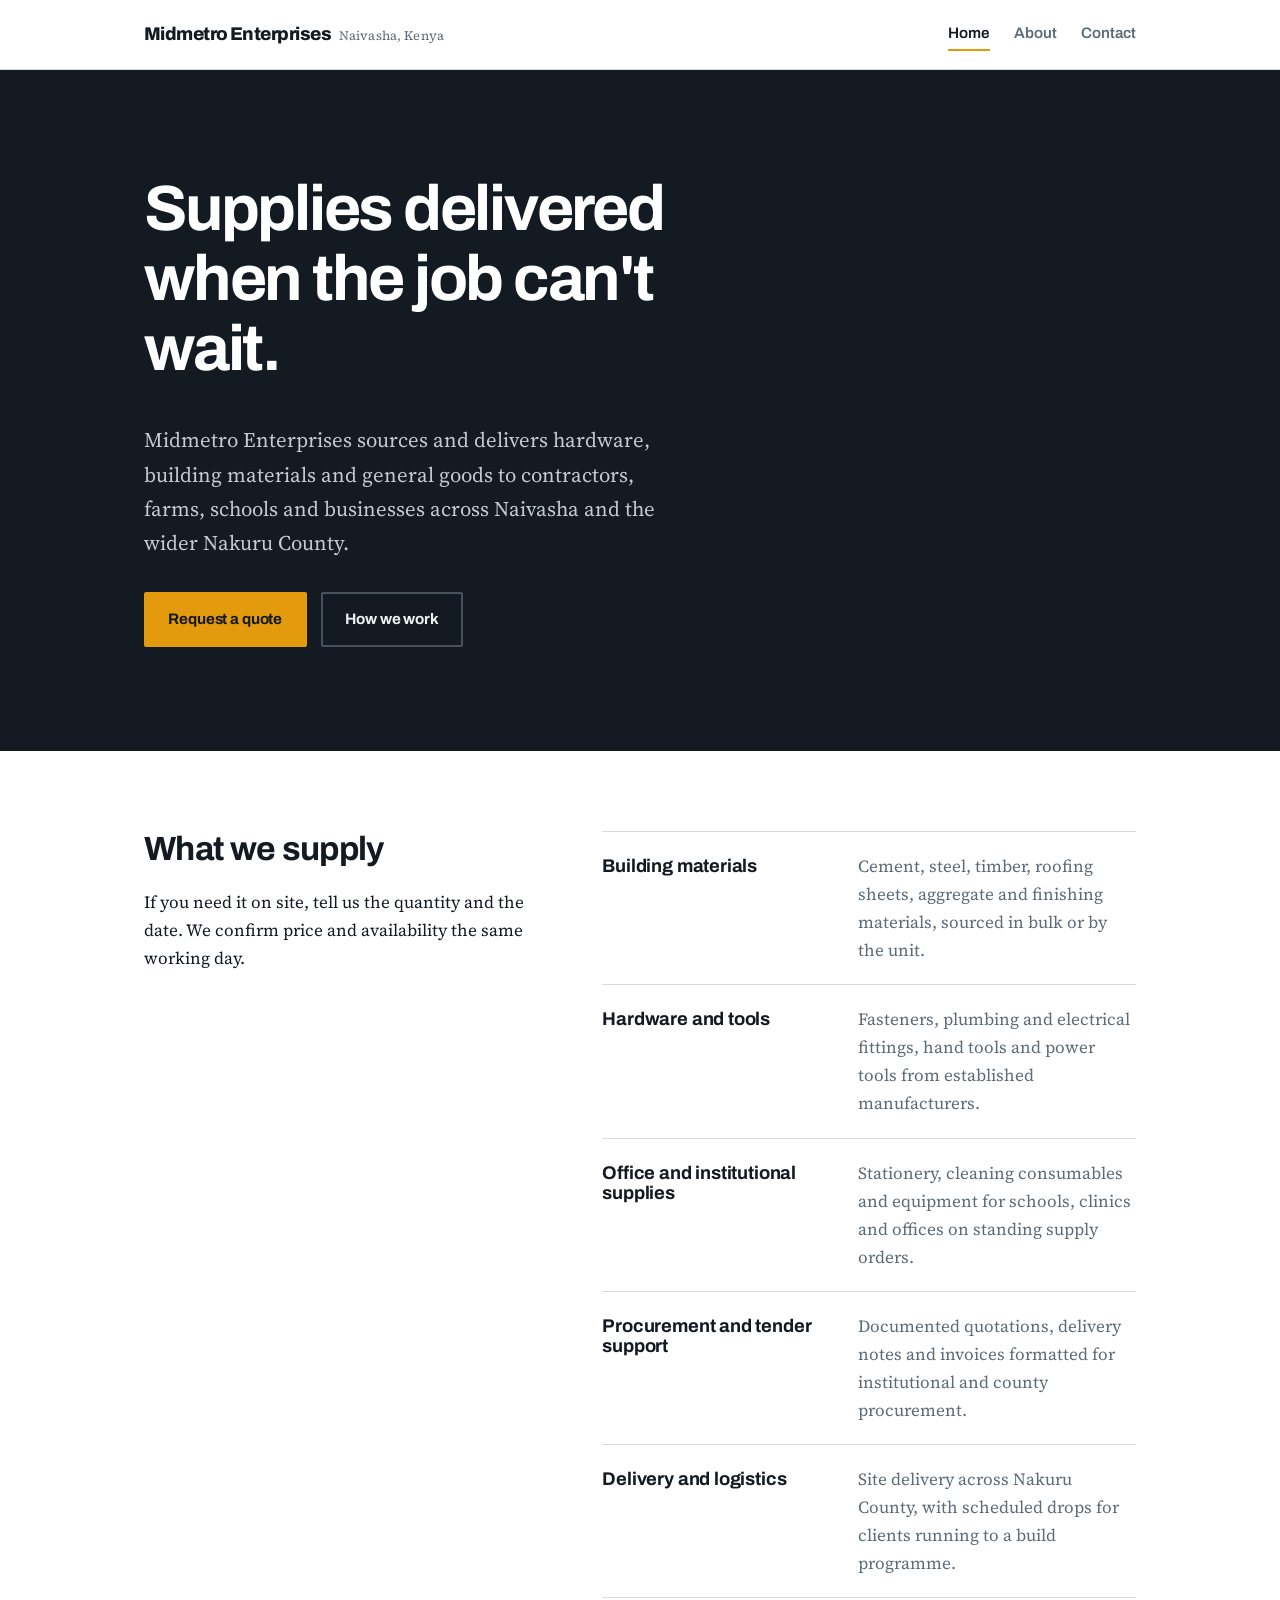
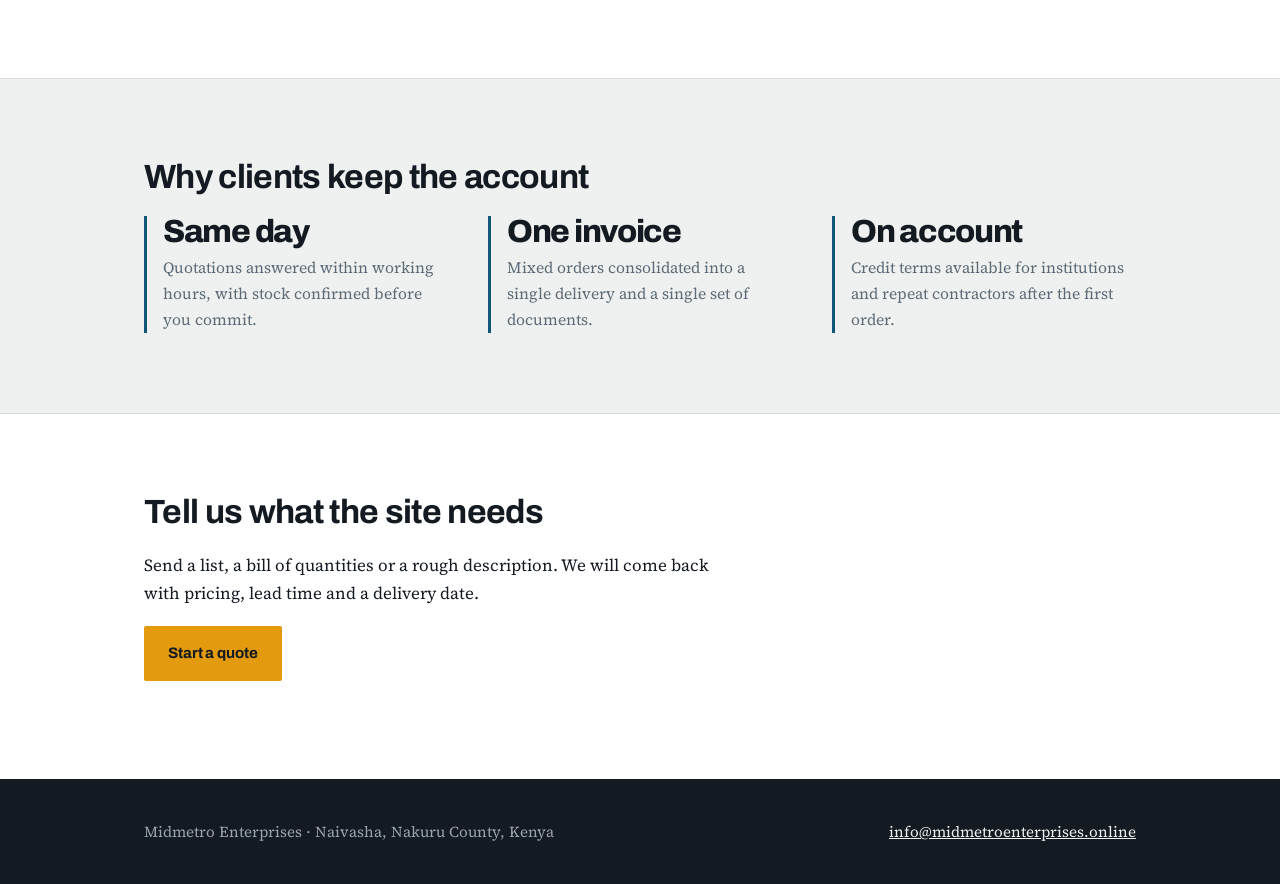
<file: index.html>
<!DOCTYPE html>
<html lang="en">
<head>
<meta charset="utf-8">
<meta name="viewport" content="width=device-width, initial-scale=1">
<title>Midmetro Enterprises — General supplies and contracting, Naivasha</title>
<meta name="description" content="Midmetro Enterprises supplies hardware, building materials and general goods to businesses, institutions and contractors around Naivasha and Nakuru County.">
<link rel="icon" href="favicon.svg" type="image/svg+xml">
<link rel="preconnect" href="https://fonts.googleapis.com">
<link rel="preconnect" href="https://fonts.gstatic.com" crossorigin>
<link href="https://fonts.googleapis.com/css2?family=Archivo:wght@600;700;800&family=Source+Serif+4:ital,opsz,wght@0,8..60,400;0,8..60,600;1,8..60,400&display=swap" rel="stylesheet">
<link rel="stylesheet" href="styles.css">
</head>
<body>

<header class="masthead">
  <div class="wrap masthead-inner">
    <a class="masthead-name" href="index.html">Midmetro Enterprises <span>Naivasha, Kenya</span></a>
    <nav class="nav" aria-label="Main">
      <a href="index.html" aria-current="page">Home</a>
      <a href="about.html">About</a>
      <a href="contact.html">Contact</a>
    </nav>
  </div>
</header>

<main>

  <section class="hero">
    <div class="wrap">
      <h1>Supplies delivered when the job can't wait.</h1>
      <p class="lede">Midmetro Enterprises sources and delivers hardware, building materials and general goods to contractors, farms, schools and businesses across Naivasha and the wider Nakuru County.</p>
      <div class="hero-actions">
        <a class="btn btn-primary" href="contact.html">Request a quote</a>
        <a class="btn btn-ghost" href="about.html">How we work</a>
      </div>
    </div>
  </section>

  <section class="section">
    <div class="wrap split">
      <div>
        <h2>What we supply</h2>
        <p>If you need it on site, tell us the quantity and the date. We confirm price and availability the same working day.</p>
      </div>
      <ul class="capabilities">
        <li>
          <h3>Building materials</h3>
          <p>Cement, steel, timber, roofing sheets, aggregate and finishing materials, sourced in bulk or by the unit.</p>
        </li>
        <li>
          <h3>Hardware and tools</h3>
          <p>Fasteners, plumbing and electrical fittings, hand tools and power tools from established manufacturers.</p>
        </li>
        <li>
          <h3>Office and institutional supplies</h3>
          <p>Stationery, cleaning consumables and equipment for schools, clinics and offices on standing supply orders.</p>
        </li>
        <li>
          <h3>Procurement and tender support</h3>
          <p>Documented quotations, delivery notes and invoices formatted for institutional and county procurement.</p>
        </li>
        <li>
          <h3>Delivery and logistics</h3>
          <p>Site delivery across Nakuru County, with scheduled drops for clients running to a build programme.</p>
        </li>
      </ul>
    </div>
  </section>

  <section class="section section-tinted">
    <div class="wrap">
      <h2>Why clients keep the account</h2>
      <div class="facts">
        <div class="fact">
          <span class="stat-figure">Same day</span>
          <p>Quotations answered within working hours, with stock confirmed before you commit.</p>
        </div>
        <div class="fact">
          <span class="stat-figure">One invoice</span>
          <p>Mixed orders consolidated into a single delivery and a single set of documents.</p>
        </div>
        <div class="fact">
          <span class="stat-figure">On account</span>
          <p>Credit terms available for institutions and repeat contractors after the first order.</p>
        </div>
      </div>
    </div>
  </section>

  <section class="section">
    <div class="wrap">
      <h2>Tell us what the site needs</h2>
      <p>Send a list, a bill of quantities or a rough description. We will come back with pricing, lead time and a delivery date.</p>
      <p><a class="btn btn-primary" href="contact.html">Start a quote</a></p>
    </div>
  </section>

</main>

<footer class="footer">
  <div class="wrap footer-inner">
    <p>Midmetro Enterprises &middot; Naivasha, Nakuru County, Kenya</p>
    <p><a href="mailto:info@midmetroenterprises.online">info@midmetroenterprises.online</a></p>
  </div>
</footer>

</body>
</html>
</file>
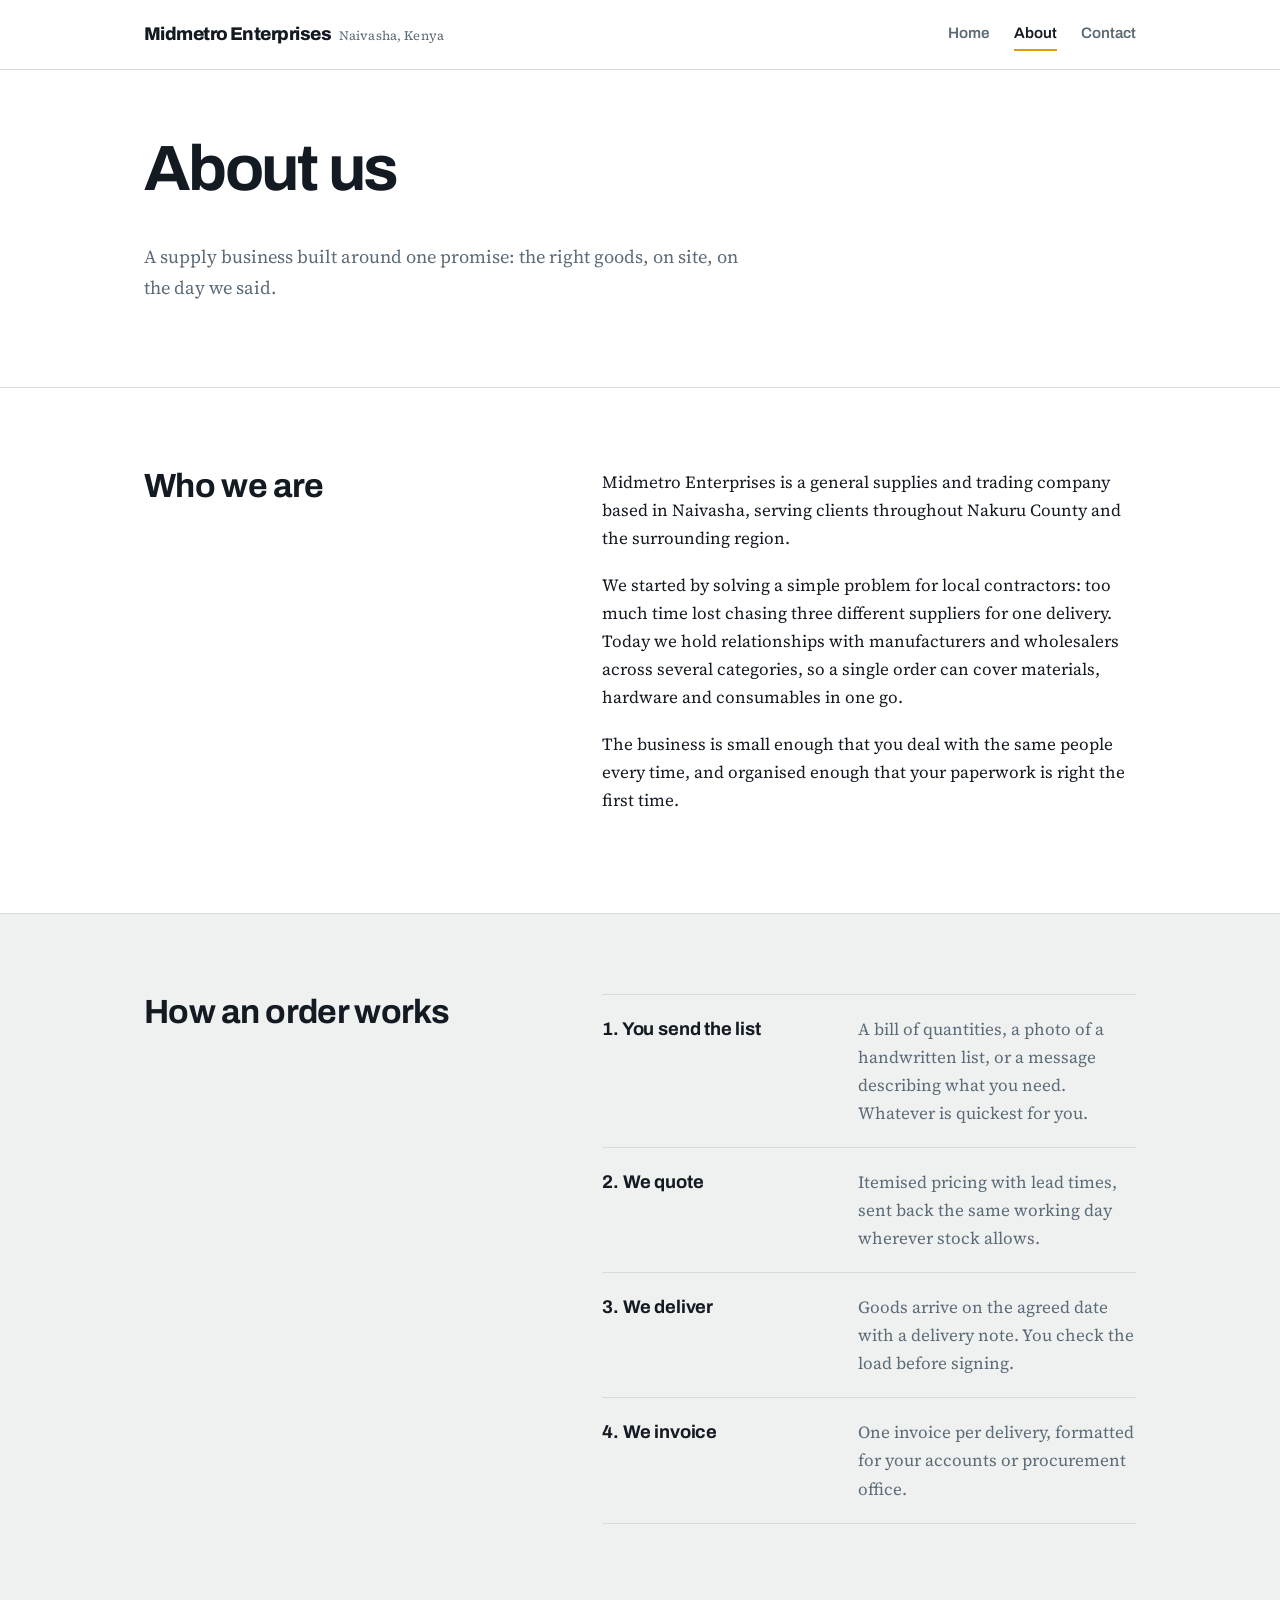
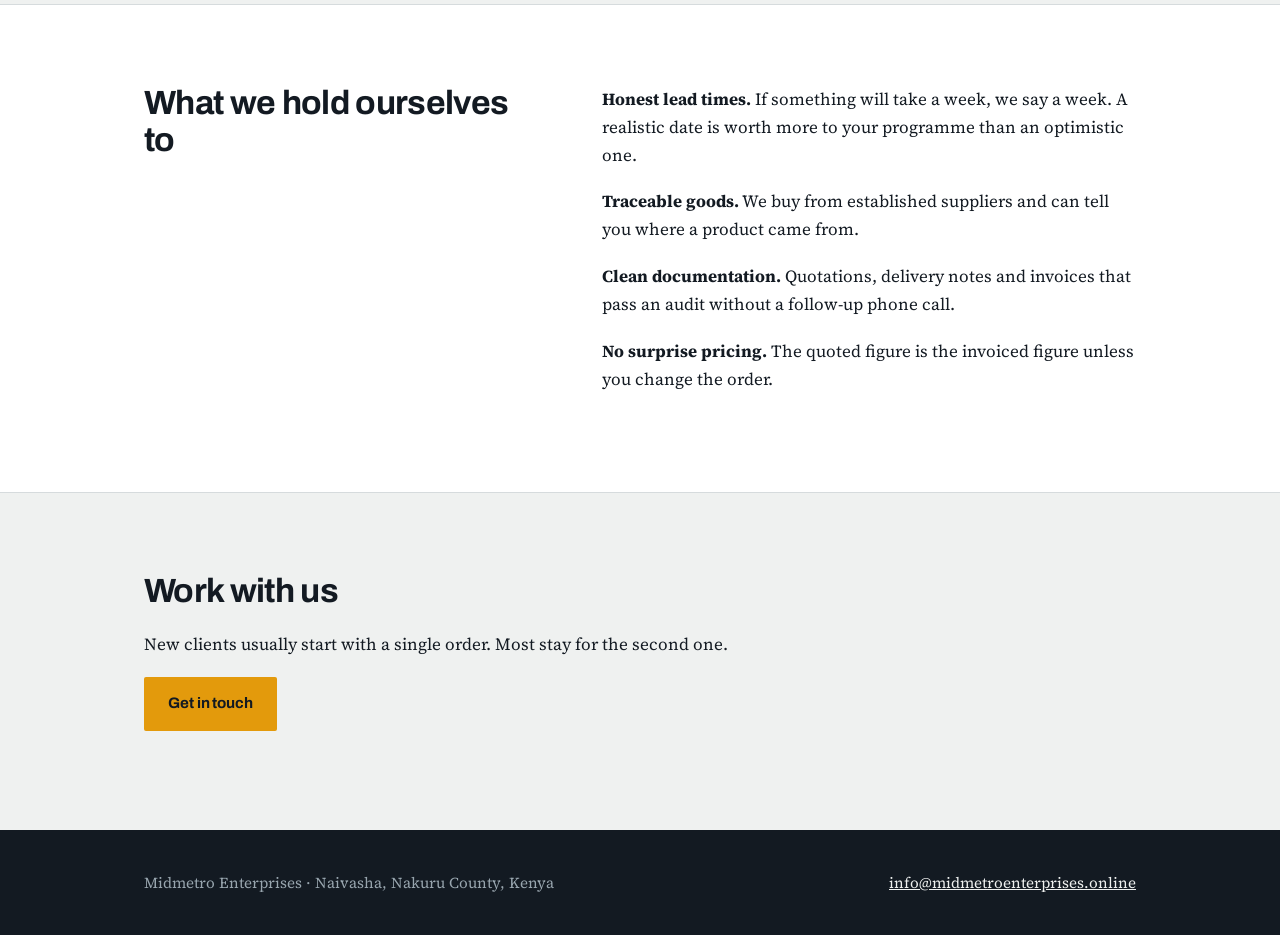
<file: about.html>
<!DOCTYPE html>
<html lang="en">
<head>
<meta charset="utf-8">
<meta name="viewport" content="width=device-width, initial-scale=1">
<title>About — Midmetro Enterprises</title>
<meta name="description" content="Who we are, how we work, and what to expect when you place an order with Midmetro Enterprises.">
<link rel="icon" href="favicon.svg" type="image/svg+xml">
<link rel="preconnect" href="https://fonts.googleapis.com">
<link rel="preconnect" href="https://fonts.gstatic.com" crossorigin>
<link href="https://fonts.googleapis.com/css2?family=Archivo:wght@600;700;800&family=Source+Serif+4:ital,opsz,wght@0,8..60,400;0,8..60,600;1,8..60,400&display=swap" rel="stylesheet">
<link rel="stylesheet" href="styles.css">
</head>
<body>

<header class="masthead">
  <div class="wrap masthead-inner">
    <a class="masthead-name" href="index.html">Midmetro Enterprises <span>Naivasha, Kenya</span></a>
    <nav class="nav" aria-label="Main">
      <a href="index.html">Home</a>
      <a href="about.html" aria-current="page">About</a>
      <a href="contact.html">Contact</a>
    </nav>
  </div>
</header>

<main>

  <section class="page-head">
    <div class="wrap">
      <h1>About us</h1>
      <p>A supply business built around one promise: the right goods, on site, on the day we said.</p>
    </div>
  </section>

  <section class="section">
    <div class="wrap split">
      <div>
        <h2>Who we are</h2>
      </div>
      <div>
        <p>Midmetro Enterprises is a general supplies and trading company based in Naivasha, serving clients throughout Nakuru County and the surrounding region.</p>
        <p>We started by solving a simple problem for local contractors: too much time lost chasing three different suppliers for one delivery. Today we hold relationships with manufacturers and wholesalers across several categories, so a single order can cover materials, hardware and consumables in one go.</p>
        <p>The business is small enough that you deal with the same people every time, and organised enough that your paperwork is right the first time.</p>
      </div>
    </div>
  </section>

  <section class="section section-tinted">
    <div class="wrap split">
      <div>
        <h2>How an order works</h2>
      </div>
      <div>
        <ul class="capabilities">
          <li>
            <h3>1. You send the list</h3>
            <p>A bill of quantities, a photo of a handwritten list, or a message describing what you need. Whatever is quickest for you.</p>
          </li>
          <li>
            <h3>2. We quote</h3>
            <p>Itemised pricing with lead times, sent back the same working day wherever stock allows.</p>
          </li>
          <li>
            <h3>3. We deliver</h3>
            <p>Goods arrive on the agreed date with a delivery note. You check the load before signing.</p>
          </li>
          <li>
            <h3>4. We invoice</h3>
            <p>One invoice per delivery, formatted for your accounts or procurement office.</p>
          </li>
        </ul>
      </div>
    </div>
  </section>

  <section class="section">
    <div class="wrap split">
      <div>
        <h2>What we hold ourselves to</h2>
      </div>
      <div>
        <p><strong>Honest lead times.</strong> If something will take a week, we say a week. A realistic date is worth more to your programme than an optimistic one.</p>
        <p><strong>Traceable goods.</strong> We buy from established suppliers and can tell you where a product came from.</p>
        <p><strong>Clean documentation.</strong> Quotations, delivery notes and invoices that pass an audit without a follow-up phone call.</p>
        <p><strong>No surprise pricing.</strong> The quoted figure is the invoiced figure unless you change the order.</p>
      </div>
    </div>
  </section>

  <section class="section section-tinted">
    <div class="wrap">
      <h2>Work with us</h2>
      <p>New clients usually start with a single order. Most stay for the second one.</p>
      <p><a class="btn btn-primary" href="contact.html">Get in touch</a></p>
    </div>
  </section>

</main>

<footer class="footer">
  <div class="wrap footer-inner">
    <p>Midmetro Enterprises &middot; Naivasha, Nakuru County, Kenya</p>
    <p><a href="mailto:info@midmetroenterprises.online">info@midmetroenterprises.online</a></p>
  </div>
</footer>

</body>
</html>
</file>
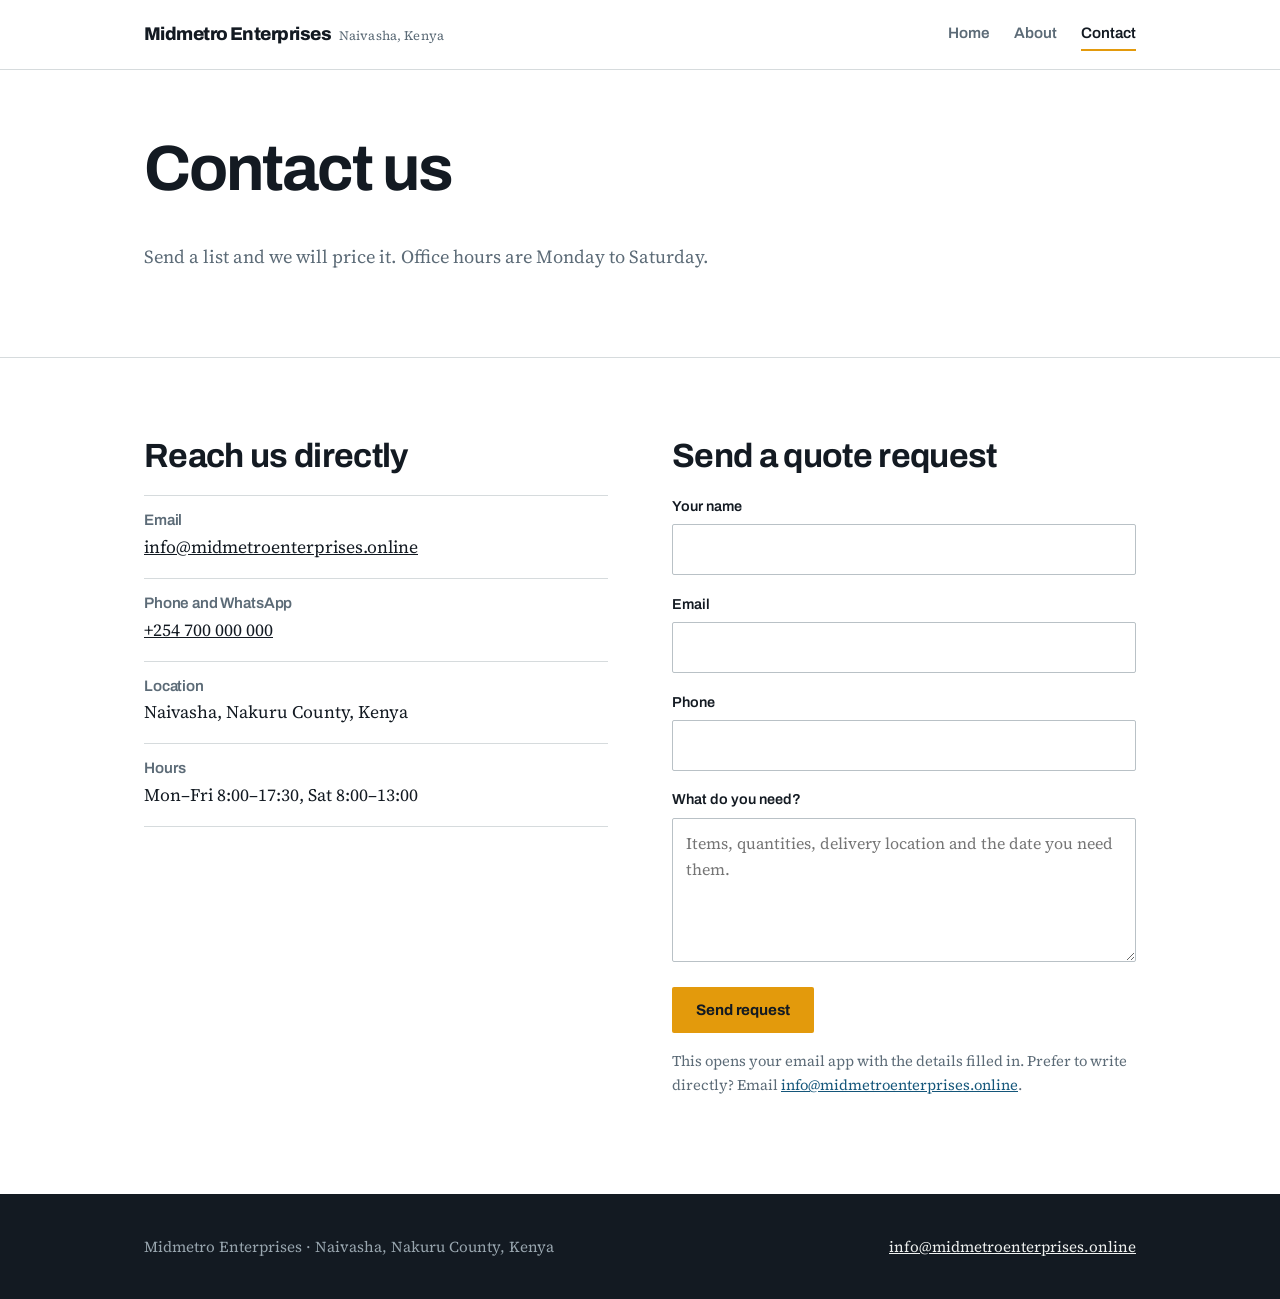
<file: contact.html>
<!DOCTYPE html>
<html lang="en">
<head>
<meta charset="utf-8">
<meta name="viewport" content="width=device-width, initial-scale=1">
<title>Contact us — Midmetro Enterprises</title>
<meta name="description" content="Send Midmetro Enterprises a quote request, or reach us by phone and email in Naivasha, Nakuru County.">
<link rel="icon" href="favicon.svg" type="image/svg+xml">
<link rel="preconnect" href="https://fonts.googleapis.com">
<link rel="preconnect" href="https://fonts.gstatic.com" crossorigin>
<link href="https://fonts.googleapis.com/css2?family=Archivo:wght@600;700;800&family=Source+Serif+4:ital,opsz,wght@0,8..60,400;0,8..60,600;1,8..60,400&display=swap" rel="stylesheet">
<link rel="stylesheet" href="styles.css">
</head>
<body>

<header class="masthead">
  <div class="wrap masthead-inner">
    <a class="masthead-name" href="index.html">Midmetro Enterprises <span>Naivasha, Kenya</span></a>
    <nav class="nav" aria-label="Main">
      <a href="index.html">Home</a>
      <a href="about.html">About</a>
      <a href="contact.html" aria-current="page">Contact</a>
    </nav>
  </div>
</header>

<main>

  <section class="page-head">
    <div class="wrap">
      <h1>Contact us</h1>
      <p>Send a list and we will price it. Office hours are Monday to Saturday.</p>
    </div>
  </section>

  <section class="section">
    <div class="wrap contact-grid">

      <div>
        <h2>Reach us directly</h2>
        <ul class="detail-list">
          <li>
            <h3>Email</h3>
            <a href="mailto:info@midmetroenterprises.online">info@midmetroenterprises.online</a>
          </li>
          <li>
            <h3>Phone and WhatsApp</h3>
            <!-- Replace with your real number, digits only in the href -->
            <a href="tel:+254700000000">+254 700 000 000</a>
          </li>
          <li>
            <h3>Location</h3>
            <span>Naivasha, Nakuru County, Kenya</span>
          </li>
          <li>
            <h3>Hours</h3>
            <span>Mon&ndash;Fri 8:00&ndash;17:30, Sat 8:00&ndash;13:00</span>
          </li>
        </ul>
      </div>

      <div>
        <h2>Send a quote request</h2>

        <!--
          This form currently opens the visitor's email app with the message filled in.
          To receive submissions straight to your inbox instead:
            1. Sign up free at https://formspree.io and create a form.
            2. Replace the <form> tag below with:
               <form action="https://formspree.io/f/YOUR_FORM_ID" method="POST">
            3. Delete the <script> block at the bottom of this file.
        -->
        <form id="quote-form">
          <label class="field">
            <span>Your name</span>
            <input type="text" id="name" name="name" autocomplete="name" required>
          </label>

          <label class="field">
            <span>Email</span>
            <input type="email" id="email" name="email" autocomplete="email" required>
          </label>

          <label class="field">
            <span>Phone</span>
            <input type="tel" id="phone" name="phone" autocomplete="tel">
          </label>

          <label class="field">
            <span>What do you need?</span>
            <textarea id="message" name="message" required placeholder="Items, quantities, delivery location and the date you need them."></textarea>
          </label>

          <button class="btn btn-primary" type="submit">Send request</button>
          <p class="form-note">This opens your email app with the details filled in. Prefer to write directly? Email <a href="mailto:info@midmetroenterprises.online">info@midmetroenterprises.online</a>.</p>
        </form>
      </div>

    </div>
  </section>

</main>

<footer class="footer">
  <div class="wrap footer-inner">
    <p>Midmetro Enterprises &middot; Naivasha, Nakuru County, Kenya</p>
    <p><a href="mailto:info@midmetroenterprises.online">info@midmetroenterprises.online</a></p>
  </div>
</footer>

<script>
  document.getElementById('quote-form').addEventListener('submit', function (event) {
    event.preventDefault();
    var name = document.getElementById('name').value;
    var email = document.getElementById('email').value;
    var phone = document.getElementById('phone').value;
    var message = document.getElementById('message').value;

    var body =
      'Name: ' + name + '\n' +
      'Email: ' + email + '\n' +
      'Phone: ' + phone + '\n\n' +
      message;

    window.location.href =
      'mailto:info@midmetroenterprises.online' +
      '?subject=' + encodeURIComponent('Quote request from ' + name) +
      '&body=' + encodeURIComponent(body);
  });
</script>

</body>
</html>
</file>
<file: styles.css>
/* Midmetro Enterprises — shared styles */

:root {
  --ink: #131a22;
  --steel: #5c6b77;
  --rule: #d6dbdd;
  --paper: #eff1f0;
  --white: #ffffff;
  --blue: #14567a;
  --blue-deep: #0e3f5a;
  --amber: #e39a0c;

  --measure: 66ch;
  --pad: clamp(1.25rem, 5vw, 4rem);
}

*,
*::before,
*::after {
  box-sizing: border-box;
}

html {
  -webkit-text-size-adjust: 100%;
}

body {
  margin: 0;
  background: var(--white);
  color: var(--ink);
  font-family: "Source Serif 4", Georgia, "Times New Roman", serif;
  font-size: 1.0625rem;
  line-height: 1.65;
  text-rendering: optimizeLegibility;
}

h1,
h2,
h3,
.masthead-name,
.nav a,
.btn,
.stat-figure {
  font-family: Archivo, "Helvetica Neue", Arial, sans-serif;
}

h1,
h2,
h3 {
  line-height: 1.1;
  letter-spacing: -0.02em;
  margin: 0 0 0.6em;
  font-weight: 700;
}

h1 {
  font-size: clamp(2.3rem, 6vw, 4rem);
  letter-spacing: -0.035em;
}

h2 {
  font-size: clamp(1.5rem, 3vw, 2.1rem);
}

h3 {
  font-size: 1.15rem;
  letter-spacing: -0.01em;
}

p {
  margin: 0 0 1.1em;
  max-width: var(--measure);
}

a {
  color: var(--blue);
}

a:focus-visible,
button:focus-visible {
  outline: 3px solid var(--amber);
  outline-offset: 3px;
}

.wrap {
  max-width: 1120px;
  margin: 0 auto;
  padding-inline: var(--pad);
}

/* ---------- Masthead ---------- */

.masthead {
  border-bottom: 1px solid var(--rule);
  background: var(--white);
}

.masthead-inner {
  display: flex;
  flex-wrap: wrap;
  align-items: center;
  justify-content: space-between;
  gap: 0.75rem 1.5rem;
  padding-block: 1.1rem;
}

.masthead-name {
  font-weight: 800;
  font-size: 1.15rem;
  letter-spacing: -0.03em;
  color: var(--ink);
  text-decoration: none;
  display: inline-flex;
  align-items: baseline;
  gap: 0.5rem;
}

.masthead-name span {
  font-family: "Source Serif 4", Georgia, serif;
  font-weight: 400;
  font-size: 0.8rem;
  letter-spacing: 0.01em;
  color: var(--steel);
}

.nav {
  display: flex;
  gap: 1.5rem;
}

.nav a {
  font-size: 0.95rem;
  font-weight: 600;
  color: var(--steel);
  text-decoration: none;
  padding-block: 0.2rem;
  border-bottom: 2px solid transparent;
}

.nav a:hover {
  color: var(--ink);
}

.nav a[aria-current="page"] {
  color: var(--ink);
  border-bottom-color: var(--amber);
}

/* ---------- Hero ---------- */

.hero {
  background: var(--ink);
  color: var(--paper);
  padding-block: clamp(3.5rem, 9vw, 6.5rem);
}

.hero h1 {
  color: var(--white);
  max-width: 16ch;
}

.hero .lede {
  font-size: clamp(1.1rem, 2vw, 1.3rem);
  color: #c2ccd3;
  max-width: 52ch;
}

.hero-actions {
  display: flex;
  flex-wrap: wrap;
  gap: 0.9rem;
  margin-top: 2rem;
}

.page-head {
  border-bottom: 1px solid var(--rule);
  padding-block: clamp(2.5rem, 6vw, 4rem);
}

.page-head p {
  font-size: 1.15rem;
  color: var(--steel);
}

/* ---------- Buttons ---------- */

.btn {
  display: inline-block;
  font-size: 0.95rem;
  font-weight: 700;
  letter-spacing: -0.01em;
  padding: 0.8rem 1.4rem;
  border-radius: 2px;
  border: 2px solid transparent;
  text-decoration: none;
  cursor: pointer;
}

.btn-primary {
  background: var(--amber);
  color: var(--ink);
}

.btn-primary:hover {
  background: #f5ad25;
}

.btn-ghost {
  border-color: #46525c;
  color: var(--paper);
}

.btn-ghost:hover {
  border-color: var(--paper);
}

/* ---------- Sections ---------- */

.section {
  padding-block: clamp(3rem, 7vw, 5rem);
}

.section + .section {
  border-top: 1px solid var(--rule);
}

.section-tinted {
  background: var(--paper);
}

.split {
  display: grid;
  gap: clamp(2rem, 5vw, 4rem);
  grid-template-columns: 1fr;
}

@media (min-width: 820px) {
  .split {
    grid-template-columns: 0.85fr 1.15fr;
  }
}

/* ---------- Capability list ---------- */

.capabilities {
  list-style: none;
  margin: 0;
  padding: 0;
  display: grid;
  gap: 0;
  border-top: 1px solid var(--rule);
}

.capabilities li {
  border-bottom: 1px solid var(--rule);
  padding-block: 1.25rem;
  display: grid;
  gap: 0.2rem 2rem;
  grid-template-columns: 1fr;
}

@media (min-width: 720px) {
  .capabilities li {
    grid-template-columns: 14rem 1fr;
    align-items: baseline;
  }
}

.capabilities h3 {
  margin: 0;
}

.capabilities p {
  margin: 0;
  color: var(--steel);
}

/* ---------- Facts ---------- */

.facts {
  display: grid;
  gap: 1.75rem 2.5rem;
  grid-template-columns: repeat(auto-fit, minmax(13rem, 1fr));
  margin: 0;
  padding: 0;
}

.fact {
  border-left: 3px solid var(--blue);
  padding-left: 1rem;
}

.stat-figure {
  display: block;
  font-size: 2rem;
  font-weight: 800;
  letter-spacing: -0.04em;
  line-height: 1;
  color: var(--ink);
}

.fact p {
  margin: 0.45rem 0 0;
  color: var(--steel);
  font-size: 0.98rem;
}

/* ---------- Contact ---------- */

.contact-grid {
  display: grid;
  gap: clamp(2.5rem, 6vw, 4rem);
  grid-template-columns: 1fr;
}

@media (min-width: 880px) {
  .contact-grid {
    grid-template-columns: 1fr 1fr;
  }
}

.detail-list {
  list-style: none;
  margin: 0;
  padding: 0;
}

.detail-list li {
  padding-block: 1rem;
  border-bottom: 1px solid var(--rule);
}

.detail-list li:first-child {
  border-top: 1px solid var(--rule);
}

.detail-list h3 {
  margin: 0 0 0.25rem;
  font-size: 0.95rem;
  color: var(--steel);
  font-weight: 600;
}

.detail-list a,
.detail-list span {
  font-size: 1.1rem;
  color: var(--ink);
}

.field {
  display: block;
  margin-bottom: 1.1rem;
}

.field span {
  display: block;
  font-family: Archivo, sans-serif;
  font-size: 0.9rem;
  font-weight: 600;
  margin-bottom: 0.35rem;
}

input,
textarea,
select {
  width: 100%;
  font: inherit;
  font-size: 1rem;
  color: var(--ink);
  background: var(--white);
  padding: 0.7rem 0.8rem;
  border: 1px solid #b9c1c6;
  border-radius: 2px;
}

input:focus,
textarea:focus,
select:focus {
  border-color: var(--blue);
  outline: 2px solid var(--blue);
  outline-offset: 0;
}

textarea {
  min-height: 9rem;
  resize: vertical;
}

.form-note {
  font-size: 0.92rem;
  color: var(--steel);
  margin-top: 1rem;
}

/* ---------- Footer ---------- */

.footer {
  background: var(--ink);
  color: #98a5ae;
  padding-block: 2.5rem;
  font-size: 0.95rem;
}

.footer a {
  color: var(--paper);
}

.footer-inner {
  display: flex;
  flex-wrap: wrap;
  gap: 1rem 2rem;
  justify-content: space-between;
}

.footer p {
  margin: 0;
}

@media (prefers-reduced-motion: reduce) {
  * {
    animation: none !important;
    transition: none !important;
  }
}
</file>
